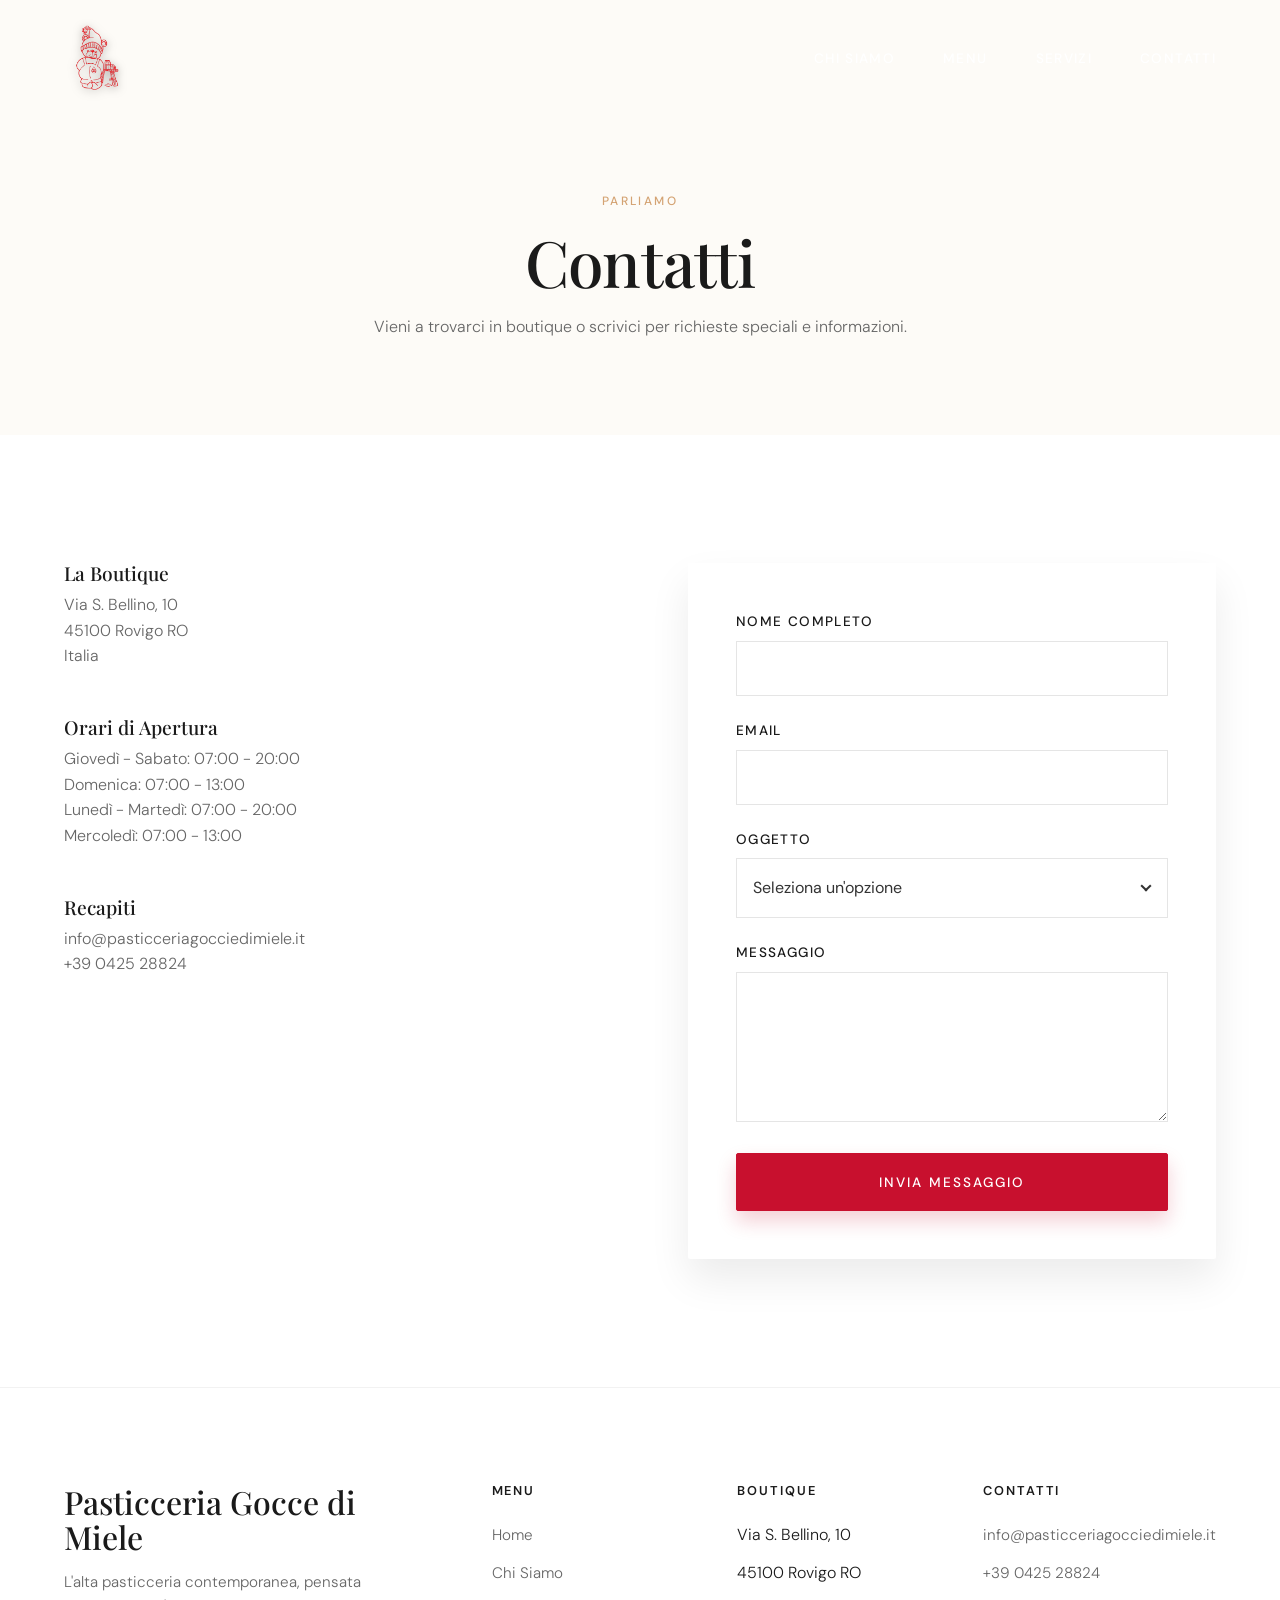
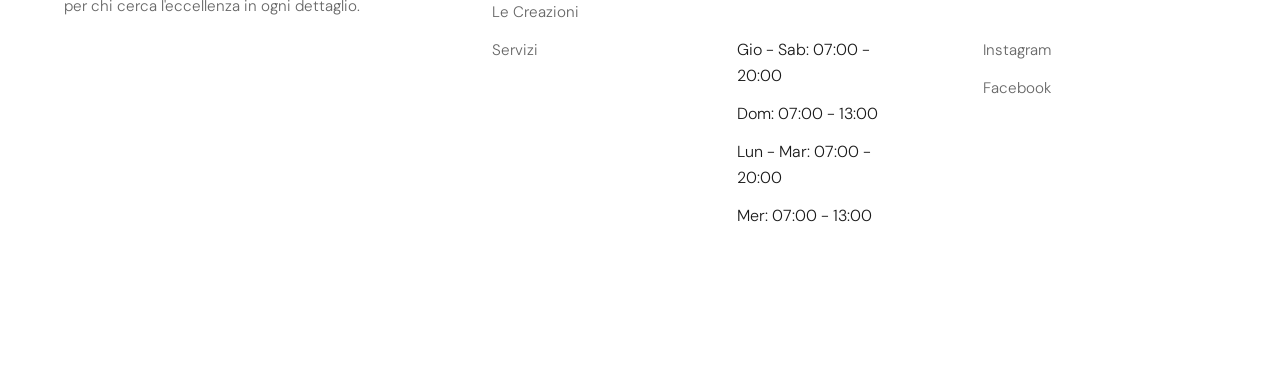
<file: contatti.html>
<!DOCTYPE html>
<html lang="it">
<head>
  <meta charset="UTF-8">
  <meta name="viewport" content="width=device-width, initial-scale=1.0">
  <title>Contatti | Pasticceria Gocce di Miele</title>
  <meta name="description" content="Vieni a trovarci o contattaci per ordini e informazioni.">

  <link rel="preconnect" href="https://fonts.googleapis.com">
  <link rel="preconnect" href="https://fonts.gstatic.com" crossorigin>
  <link href="https://fonts.googleapis.com/css2?family=Playfair+Display:ital,wght@0,400;0,500;0,600;0,700;1,400;1,500;1,600&family=DM+Sans:wght@300;400;500&display=swap" rel="stylesheet">

  <link rel="stylesheet" href="css/style.css">
  <style>
    .page-hero {
      padding-top: 12rem;
      padding-bottom: 6rem;
      background-color: var(--bg-alt);
      text-align: center;
    }
    .page-hero h1 {
      margin-bottom: 1rem;
    }
    .page-hero p {
      max-width: 600px;
      margin: 0 auto;
      color: var(--text-muted);
    }
    .contact-grid {
      display: grid;
      grid-template-columns: 1fr 1fr;
      gap: 6rem;
    }
    .contact-info {
      display: flex;
      flex-direction: column;
      gap: 3rem;
    }
    .info-block h3 {
      font-size: 1.2rem;
      margin-bottom: 0.5rem;
    }
    .info-block p {
      color: var(--text-muted);
    }
    .contact-form {
      background: var(--white);
      padding: 3rem;
      box-shadow: var(--shadow-md);
      border-radius: 2px;
    }
    .form-group {
      margin-bottom: 1.5rem;
    }
    .form-group label {
      display: block;
      font-size: 0.85rem;
      text-transform: uppercase;
      letter-spacing: 0.1em;
      margin-bottom: 0.5rem;
      font-weight: 500;
    }
    .form-control {
      width: 100%;
      padding: 1rem;
      border: 1px solid rgba(0,0,0,0.1);
      background: var(--bg-color);
      font-family: var(--font-body);
      font-size: 1rem;
      transition: border-color 0.3s ease;
    }
    .form-control:focus {
      outline: none;
      border-color: var(--accent);
    }
    /* Custom Select Styles */
    .custom-select-wrapper {
      position: relative;
      user-select: none;
      width: 100%;
    }
    .custom-select {
      position: relative;
      display: flex;
      flex-direction: column;
    }
    .custom-select__trigger {
      position: relative;
      display: flex;
      align-items: center;
      justify-content: space-between;
      padding: 1rem;
      font-size: 1rem;
      font-weight: 400;
      color: var(--text-color, #333);
      background: var(--bg-color, #fff);
      border: 1px solid rgba(0,0,0,0.1);
      cursor: pointer;
      font-family: var(--font-body);
      transition: border-color 0.3s ease;
    }
    .custom-select.open .custom-select__trigger {
      border-color: var(--accent);
    }
    .custom-options {
      position: absolute;
      display: block;
      top: 100%;
      left: 0;
      right: 0;
      border: 1px solid rgba(0,0,0,0.1);
      border-top: 0;
      background: var(--bg-color, #fff);
      transition: all 0.3s;
      opacity: 0;
      visibility: hidden;
      pointer-events: none;
      z-index: 10;
      box-shadow: var(--shadow-md);
      max-height: 250px;
      overflow-y: auto;
    }
    .custom-select.open .custom-options {
      opacity: 1;
      visibility: visible;
      pointer-events: all;
    }
    .custom-option {
      position: relative;
      display: block;
      padding: 1rem;
      font-size: 1rem;
      font-weight: 400;
      color: var(--text-color, #333);
      cursor: pointer;
      transition: all 0.3s;
      font-family: var(--font-body);
    }
    .custom-option:hover {
      cursor: pointer;
      background-color: rgba(0,0,0,0.03);
    }
    .custom-option.selected {
      color: var(--white);
      background-color: var(--accent);
    }
    .arrow {
      position: relative;
      height: 10px;
      width: 10px;
      display: flex;
      align-items: center;
      justify-content: center;
    }
    .arrow::before, .arrow::after {
      content: "";
      position: absolute;
      width: 2px;
      height: 8px;
      background-color: currentColor;
      transition: all 0.3s;
    }
    .arrow::before {
      transform: translate(-2px, 0) rotate(-45deg);
    }
    .arrow::after {
      transform: translate(2px, 0) rotate(45deg);
    }
    .open .arrow::before {
      transform: translate(-2px, 0) rotate(45deg);
    }
    .open .arrow::after {
      transform: translate(2px, 0) rotate(-45deg);
    }

    textarea.form-control {
      resize: vertical;
      min-height: 150px;
    }
    @media (max-width: 768px) {
      .contact-grid {
        grid-template-columns: 1fr;
        gap: 4rem;
      }
      .contact-form {
        padding: 2rem;
      }
    }
  </style>
</head>
<body>

  <!-- HEADER -->
  <header class="header scrolled" id="header">
    <a href="index.html" class="logo">
      <img src="logo/logo_goccie_di_miele-removebg-preview.png" alt="Pasticceria Gocce di Miele">
    </a>
    <nav class="nav-links">
      <a href="chi-siamo.html" class="nav-link">Chi Siamo</a>
      <a href="menu.html" class="nav-link">Menu</a>
      <a href="servizi.html" class="nav-link">Servizi</a>
      <a href="contatti.html" class="nav-link">Contatti</a>
    </nav>
    <button class="menu-btn">Menu</button>
  </header>

  <!-- MOBILE MENU OVERLAY -->
  <div class="mobile-menu">
    <nav class="mobile-nav-links">
      <a href="index.html">Home</a>
      <a href="chi-siamo.html">Chi Siamo</a>
      <a href="menu.html">Menu</a>
      <a href="servizi.html">Servizi</a>
      <a href="contatti.html">Contatti</a>
    </nav>
  </div>

  <main>
    <section class="page-hero">
      <div class="container reveal">
        <span class="eyebrow" style="justify-content: center;">Parliamo</span>
        <h1 class="title-lg">Contatti</h1>
        <p>Vieni a trovarci in boutique o scrivici per richieste speciali e informazioni.</p>
      </div>
    </section>

    <section class="section-pad">
      <div class="container">
        <div class="contact-grid">
          
          <div class="contact-info reveal">
            <div class="info-block">
              <h3>La Boutique</h3>
              <p>Via S. Bellino, 10<br>45100 Rovigo RO<br>Italia</p>
            </div>
            <div class="info-block">
              <h3>Orari di Apertura</h3>
              <p>Giovedì - Sabato: 07:00 - 20:00<br>Domenica: 07:00 - 13:00<br>Lunedì - Martedì: 07:00 - 20:00<br>Mercoledì: 07:00 - 13:00</p>
            </div>
            <div class="info-block">
              <h3>Recapiti</h3>
              <p><a href="mailto:info@pasticceriagocciedimiele.it">info@pasticceriagocciedimiele.it</a><br><a href="tel:+39042528824">+39 0425 28824</a></p>
            </div>
          </div>

          <div class="contact-form reveal delay-1">
            <form action="#" method="POST">
              <div class="form-group">
                <label for="name">Nome Completo</label>
                <input type="text" id="name" name="name" class="form-control" required>
              </div>
              <div class="form-group">
                <label for="email">Email</label>
                <input type="email" id="email" name="email" class="form-control" required>
              </div>
              <div class="form-group">
                <label for="subject">Oggetto</label>
                <div class="custom-select-wrapper">
                  <select id="subject" name="subject" class="form-control" required style="display: none;">
                    <option value="">Seleziona un'opzione</option>
                    <option value="informazioni">Informazioni sui prodotti</option>
                    <option value="catering">Eventi & Catering</option>
                    <option value="wedding">Wedding Cake</option>
                    <option value="altro">Altro</option>
                  </select>
                  <div class="custom-select">
                    <div class="custom-select__trigger">
                      <span>Seleziona un'opzione</span>
                      <div class="arrow"></div>
                    </div>
                    <div class="custom-options">
                      <span class="custom-option selected" data-value="">Seleziona un'opzione</span>
                      <span class="custom-option" data-value="informazioni">Informazioni sui prodotti</span>
                      <span class="custom-option" data-value="catering">Eventi & Catering</span>
                      <span class="custom-option" data-value="wedding">Wedding Cake</span>
                      <span class="custom-option" data-value="altro">Altro</span>
                    </div>
                  </div>
                </div>
              </div>
              <div class="form-group">
                <label for="message">Messaggio</label>
                <textarea id="message" name="message" class="form-control" required></textarea>
              </div>
              <button type="submit" class="btn btn-primary" style="width: 100%;">Invia Messaggio</button>
            </form>
          </div>

        </div>
      </div>
    </section>
  </main>

  <!-- FOOTER -->
  <footer class="footer">
    <div class="container">
      <div class="footer-grid">
        <div class="footer-brand reveal">
          <h2>Pasticceria Gocce di Miele</h2>
          <p>L'alta pasticceria contemporanea, pensata per chi cerca l'eccellenza in ogni dettaglio.</p>
        </div>
        
        <div class="footer-col reveal delay-1">
          <h4>Menu</h4>
          <ul>
            <li><a href="index.html">Home</a></li>
            <li><a href="chi-siamo.html">Chi Siamo</a></li>
            <li><a href="menu.html">Le Creazioni</a></li>
            <li><a href="servizi.html">Servizi</a></li>
          </ul>
        </div>

        <div class="footer-col reveal delay-1">
          <h4>Boutique</h4>
          <ul>
            <li>Via S. Bellino, 10</li>
            <li>45100 Rovigo RO</li>
            <br>
            <li>Gio - Sab: 07:00 - 20:00</li>
            <li>Dom: 07:00 - 13:00</li>
            <li>Lun - Mar: 07:00 - 20:00</li>
            <li>Mer: 07:00 - 13:00</li>
          </ul>
        </div>
        
        <div class="footer-col reveal delay-2">
          <h4>Contatti</h4>
          <ul>
            <li><a href="mailto:info@pasticceriagocciedimiele.it">info@pasticceriagocciedimiele.it</a></li>
            <li><a href="tel:+39042528824">+39 0425 28824</a></li>
            <br>
            <li><a href="#">Instagram</a></li>
            <li><a href="#">Facebook</a></li>
          </ul>
        </div>
      </div>
      
      <div class="footer-bottom reveal delay-2">
        <p>&copy; 2024 Pasticceria Gocce di Miele. Tutti i diritti riservati.</p>
        <div class="footer-social">
          <a href="#">Privacy Policy</a>
          <a href="#">Termini e Condizioni</a>
        </div>
      </div>
    </div>
  </footer>

  <script src="js/main.js"></script>
  <script>
    document.addEventListener('DOMContentLoaded', function() {
      const customSelect = document.querySelector('.custom-select');
      const customSelectTrigger = document.querySelector('.custom-select__trigger');
      const customOptions = document.querySelectorAll('.custom-option');
      const nativeSelect = document.getElementById('subject');

      if(customSelectTrigger) {
        customSelectTrigger.addEventListener('click', function() {
          customSelect.classList.toggle('open');
        });
      }

      customOptions.forEach(option => {
        option.addEventListener('click', function() {
          if (!this.classList.contains('selected')) {
            const selectedOption = this.parentNode.querySelector('.custom-option.selected');
            if(selectedOption) {
              selectedOption.classList.remove('selected');
            }
            this.classList.add('selected');
            customSelectTrigger.querySelector('span').textContent = this.textContent;
            nativeSelect.value = this.getAttribute('data-value');
            
            // Trigger change event for any listeners
            const event = new Event('change');
            nativeSelect.dispatchEvent(event);
          }
          customSelect.classList.remove('open');
        });
      });

      // Close when clicking outside
      window.addEventListener('click', function(e) {
        if (customSelect && !customSelect.contains(e.target)) {
          customSelect.classList.remove('open');
        }
      });
    });
  </script>
</body>
</html>
</file>
<file: css/style.css>
/* ==========================================
   TOKENS & RESET
========================================== */
:root {
  --bg-color: #FFFFFF;
  --bg-alt: #FDFBF7; /* Crema chiarissimo */
  --text-main: #1A1A1A;
  --text-muted: #666666;
  --accent: #C8102E; /* Rosso Logo */
  --accent-hover: #9E0C24;
  --cookie: #D4A373; /* Colore Biscotto */
  --dark: #1A1A1A;
  --white: #FFFFFF;
  
  --font-heading: 'Playfair Display', serif;
  --font-body: 'DM Sans', sans-serif;
  
  --ease: cubic-bezier(0.25, 1, 0.5, 1);
  --ease-out: cubic-bezier(0.16, 1, 0.3, 1);
  
  --shadow-sm: 0 10px 30px rgba(0, 0, 0, 0.04);
  --shadow-md: 0 20px 40px rgba(0, 0, 0, 0.08);
  --shadow-lg: 0 30px 60px rgba(0, 0, 0, 0.12);
}

*, *::before, *::after {
  margin: 0;
  padding: 0;
  box-sizing: border-box;
}

html {
  font-size: 16px;
  scroll-behavior: smooth;
}

body {
  background-color: var(--bg-color);
  color: var(--text-main);
  font-family: var(--font-body);
  font-weight: 300;
  line-height: 1.6;
  overflow-x: hidden;
  -webkit-font-smoothing: antialiased;
  -moz-osx-font-smoothing: grayscale;
}

body.menu-open {
  overflow: hidden;
}

img {
  max-width: 100%;
  display: block;
  height: auto;
}

a {
  text-decoration: none;
  color: inherit;
  transition: color 0.3s ease;
}

ul {
  list-style: none;
}

/* ==========================================
   TYPOGRAPHY
========================================== */
h1, h2, h3, h4 {
  font-family: var(--font-heading);
  font-weight: 500;
  line-height: 1.1;
  color: var(--text-main);
}

.title-xl {
  font-size: clamp(3.5rem, 8vw, 6rem);
  letter-spacing: -0.01em;
}

.title-lg {
  font-size: clamp(2.5rem, 5vw, 4rem);
  letter-spacing: -0.01em;
}

.title-md {
  font-size: clamp(1.5rem, 3vw, 2.5rem);
}

.eyebrow {
  font-family: var(--font-body);
  font-size: 0.75rem;
  text-transform: uppercase;
  letter-spacing: 0.2em;
  font-weight: 500;
  color: var(--cookie); /* Colore biscotto per i piccoli titoli */
  display: block;
  margin-bottom: 1rem;
}

/* ==========================================
   UTILITIES & COMPONENTS
========================================== */
.container {
  width: 100%;
  max-width: 1400px;
  margin: 0 auto;
  padding: 0 5vw;
}

.section-pad {
  padding: 8rem 0;
}

.text-center {
  text-align: center;
}

/* Buttons */
.btn {
  display: inline-flex;
  align-items: center;
  justify-content: center;
  padding: 1.2rem 2.5rem;
  font-family: var(--font-body);
  font-size: 0.85rem;
  text-transform: uppercase;
  letter-spacing: 0.15em;
  font-weight: 500;
  cursor: pointer;
  transition: all 0.4s var(--ease);
  border-radius: 2px;
}

.btn-primary {
  background-color: var(--accent);
  color: var(--white);
  border: 1px solid var(--accent);
  box-shadow: 0 10px 20px rgba(200, 16, 46, 0.2);
}

.btn-primary:hover {
  background-color: var(--accent-hover);
  border-color: var(--accent-hover);
  transform: translateY(-3px);
  box-shadow: 0 15px 25px rgba(200, 16, 46, 0.3);
  color: var(--white);
}

.btn-outline {
  background-color: transparent;
  color: var(--text-main);
  border: 1px solid var(--text-main);
}

.btn-outline:hover {
  background-color: var(--text-main);
  color: var(--white);
}

.btn-link {
  font-family: var(--font-body);
  font-size: 0.85rem;
  text-transform: uppercase;
  letter-spacing: 0.1em;
  font-weight: 500;
  color: var(--cookie);
  position: relative;
  display: inline-block;
  padding-bottom: 4px;
}

.btn-link::after {
  content: '';
  position: absolute;
  bottom: 0;
  left: 0;
  width: 100%;
  height: 1px;
  background-color: var(--cookie);
  transform: scaleX(0);
  transform-origin: right;
  transition: transform 0.4s var(--ease);
}

.btn-link:hover::after {
  transform: scaleX(1);
  transform-origin: left;
}

/* Reveal Animations */
.reveal {
  opacity: 0;
  transform: translateY(30px);
  transition: opacity 1s var(--ease-out), transform 1s var(--ease-out);
}
.reveal.active {
  opacity: 1;
  transform: translateY(0);
}
.delay-1 { transition-delay: 0.15s; }
.delay-2 { transition-delay: 0.3s; }

/* ==========================================
   1. HEADER & MOBILE MENU
========================================== */
.header {
  position: fixed;
  top: 0; left: 0; width: 100%;
  padding: 1.5rem 5vw;
  display: flex;
  justify-content: space-between;
  align-items: center;
  z-index: 1000;
  transition: all 0.4s var(--ease);
  color: var(--white);
}

.header.scrolled {
  padding: 1rem 5vw;
  background: rgba(255, 255, 255, 0.95);
  backdrop-filter: blur(10px);
  color: var(--text-main);
  box-shadow: var(--shadow-sm);
}

/* When mobile menu is open, header should be transparent or adapt */
.header.menu-open {
  color: var(--white);
  background: transparent;
  box-shadow: none;
}

.logo {
  z-index: 1001;
  display: flex;
  align-items: center;
}

.logo img {
  height: 70px;
  width: auto;
  transition: all 0.4s var(--ease);
  /* Add a subtle drop shadow to the logo when on transparent header to improve visibility */
  filter: drop-shadow(0px 2px 4px rgba(0,0,0,0.5));
}

.header.scrolled .logo img {
  height: 55px;
  filter: none;
}

.nav-links {
  display: flex;
  gap: 3rem;
  align-items: center;
}

.nav-link {
  font-size: 0.85rem;
  text-transform: uppercase;
  letter-spacing: 0.1em;
  font-weight: 500;
  position: relative;
}

.nav-link::after {
  content: '';
  position: absolute;
  bottom: -4px; left: 0; width: 100%; height: 1px;
  background: currentColor;
  transform: scaleX(0);
  transform-origin: right;
  transition: transform 0.4s var(--ease);
}

.nav-link:hover::after {
  transform: scaleX(1);
  transform-origin: left;
}

.menu-btn {
  display: none;
  background: none;
  border: none;
  color: inherit;
  font-size: 0.85rem;
  text-transform: uppercase;
  letter-spacing: 0.1em;
  cursor: pointer;
  z-index: 1001;
}

/* Mobile Menu Overlay */
.mobile-menu {
  position: fixed;
  top: 0;
  left: 0;
  width: 100%;
  height: 100vh;
  background-color: var(--dark);
  color: var(--white);
  z-index: 999;
  display: flex;
  flex-direction: column;
  justify-content: center;
  align-items: center;
  opacity: 0;
  pointer-events: none;
  transition: opacity 0.4s var(--ease);
}

.mobile-menu.active {
  opacity: 1;
  pointer-events: auto;
}

.mobile-nav-links {
  display: flex;
  flex-direction: column;
  gap: 1.5rem;
  text-align: center;
}

.mobile-nav-links a {
  font-family: var(--font-heading);
  font-size: 1.8rem;
  color: var(--white);
  transition: color 0.3s ease;
  opacity: 0;
  transform: translateY(20px);
  transition: opacity 0.4s ease, transform 0.4s ease, color 0.3s ease;
}

.mobile-menu.active .mobile-nav-links a {
  opacity: 1;
  transform: translateY(0);
}

.mobile-menu.active .mobile-nav-links a:nth-child(1) { transition-delay: 0.1s; }
.mobile-menu.active .mobile-nav-links a:nth-child(2) { transition-delay: 0.2s; }
.mobile-menu.active .mobile-nav-links a:nth-child(3) { transition-delay: 0.3s; }
.mobile-menu.active .mobile-nav-links a:nth-child(4) { transition-delay: 0.4s; }
.mobile-menu.active .mobile-nav-links a:nth-child(5) { transition-delay: 0.5s; }

.mobile-nav-links a:hover {
  color: var(--accent);
}

/* ==========================================
   2. HERO SECTION (WOW EFFECT)
========================================== */
.hero {
  position: relative;
  height: 100vh;
  min-height: 800px;
  display: flex;
  align-items: center;
  padding-top: 5rem;
}

.hero-bg {
  position: absolute;
  top: 0; left: 0; width: 100%; height: 100%;
  z-index: -1;
  overflow: hidden;
}

.hero-bg::after {
  content: '';
  position: absolute;
  top: 0; left: 0; width: 100%; height: 100%;
  /* Gradiente molto più scuro a sinistra per far risaltare il testo bianco */
  background: linear-gradient(to right, rgba(0,0,0,0.85) 0%, rgba(0,0,0,0.5) 50%, rgba(0,0,0,0.2) 100%);
}

.hero-bg img {
  width: 100%;
  height: 100%;
  object-fit: cover;
  animation: zoomOut 20s ease-out forwards;
}

@keyframes zoomOut {
  from { transform: scale(1.1); }
  to { transform: scale(1); }
}

.hero-content {
  color: var(--white);
  max-width: 800px;
}

.hero-content h1 {
  color: var(--white);
  margin-bottom: 1.5rem;
  text-shadow: 0 4px 20px rgba(0,0,0,0.3);
}

.hero-content h1 i {
  color: var(--accent);
  font-weight: 400;
}

.hero-desc {
  font-size: 1.2rem;
  font-weight: 300;
  margin-bottom: 3rem;
  max-width: 500px;
  opacity: 0.9;
  line-height: 1.8;
}

/* Floating Card overlapping the hero */
.hero-floating-card {
  position: absolute;
  bottom: -4rem;
  right: 10vw;
  background: var(--white);
  padding: 3rem;
  max-width: 400px;
  box-shadow: var(--shadow-lg);
  z-index: 10;
  border-radius: 2px;
  color: var(--text-main);
  animation: slideUpCard 1s 0.5s var(--ease-out) forwards;
  opacity: 0;
  transform: translateY(50px);
}

@keyframes slideUpCard {
  to { opacity: 1; transform: translateY(0); }
}

.hero-floating-card h3 {
  font-size: 1.5rem;
  margin-bottom: 1rem;
}

.hero-floating-card p {
  color: var(--text-muted);
  font-size: 0.95rem;
  margin-bottom: 1.5rem;
}

/* ==========================================
   3. ABOUT TEASER (DYNAMIC LAYOUT)
========================================== */
.about-teaser {
  background-color: var(--bg-color);
  padding-top: 12rem; /* Extra padding for floating card */
  padding-bottom: 8rem;
}

.about-grid {
  display: grid;
  grid-template-columns: 1fr 1fr;
  gap: 6rem;
  align-items: center;
}

.about-images {
  position: relative;
}

.img-main {
  width: 80%;
  border-radius: 2px;
  box-shadow: var(--shadow-md);
}

.img-float {
  position: absolute;
  bottom: -10%;
  right: 0;
  width: 50%;
  border-radius: 2px;
  box-shadow: var(--shadow-lg);
  border: 10px solid var(--bg-color);
}

.about-text h2 {
  margin-bottom: 1.5rem;
}

.about-text p {
  color: var(--text-muted);
  margin-bottom: 2.5rem;
  font-size: 1.05rem;
}

    /* ==========================================
       4. MENU TEASER E PAGINA MENU (SLIDER PRODOTTI)
    ========================================== */
    .menu-teaser {
      background-color: var(--bg-alt);
      border-top: 1px solid rgba(212, 163, 115, 0.2);
      overflow: hidden;
    }

    .menu-category {
      padding: 4rem 0;
      border-bottom: 1px solid rgba(0,0,0,0.05);
    }
    .menu-category:last-child {
      border-bottom: none;
    }

    .section-header {
      margin-bottom: 3rem;
      display: flex;
      justify-content: space-between;
      align-items: flex-end;
    }

    /* Slider Container (Condiviso per Categorie e Prodotti) */
    .categories-slider, .product-slider {
      display: flex;
      gap: 2rem;
      overflow-x: auto;
      padding-bottom: 2rem;
      /* Mostra la scrollbar su desktop per permettere lo scorrimento col mouse */
      scrollbar-width: thin;
      scrollbar-color: var(--accent) rgba(0,0,0,0.05);
      scroll-snap-type: x mandatory;
      /* Permette lo scorrimento fluido */
      -webkit-overflow-scrolling: touch;
    }
    
    /* Stile scrollbar per Chrome/Safari/Edge */
    .categories-slider::-webkit-scrollbar, .product-slider::-webkit-scrollbar {
      height: 6px;
    }
    .categories-slider::-webkit-scrollbar-track, .product-slider::-webkit-scrollbar-track {
      background: rgba(0,0,0,0.05);
      border-radius: 10px;
    }
    .categories-slider::-webkit-scrollbar-thumb, .product-slider::-webkit-scrollbar-thumb {
      background: var(--cookie);
      border-radius: 10px;
    }
    .categories-slider::-webkit-scrollbar-thumb:hover, .product-slider::-webkit-scrollbar-thumb:hover {
      background: var(--accent);
    }

    /* Card Prodotto (Pagina Menu) */
    .product-card {
      min-width: 280px;
      max-width: 320px;
      flex: 0 0 auto;
      scroll-snap-align: start;
      background: var(--white);
      border-radius: 2px;
      box-shadow: var(--shadow-sm);
      transition: transform 0.4s var(--ease);
      cursor: pointer;
    }

    .product-card:hover {
      transform: translateY(-10px);
      box-shadow: var(--shadow-md);
    }

    .product-card .card-img {
      position: relative;
      /* Ridotto l'aspect ratio per rendere l'immagine meno alta */
      aspect-ratio: 1/1;
      overflow: hidden;
    }

    .product-card .card-img img {
      width: 100%;
      height: 100%;
      object-fit: cover;
      transition: transform 0.8s var(--ease-out);
    }

    .product-card:hover .card-img img {
      transform: scale(1.08);
    }

    .product-card .card-body {
      padding: 2rem 1.5rem;
      text-align: center;
    }

    .product-card .card-body h3 {
      font-size: 1.3rem;
      margin-bottom: 0.5rem;
    }

    .product-card .card-body p {
      color: var(--text-muted);
      font-size: 0.9rem;
      margin-bottom: 1rem;
    }

    .product-card .price {
      font-family: var(--font-heading);
      font-size: 1.2rem;
      color: var(--accent);
      font-weight: 500;
    }

    /* Card Categoria (Homepage) */
    .category-card {
      min-width: 280px;
      max-width: 320px;
      flex: 0 0 auto;
      scroll-snap-align: start;
      position: relative;
      border-radius: 2px;
      overflow: hidden;
      /* Ridotto l'aspect ratio per rendere l'immagine meno alta */
      aspect-ratio: 4/5;
      group: hover;
      cursor: pointer;
    }

    .category-img {
      position: absolute;
      top: 0; left: 0; width: 100%; height: 100%;
      z-index: 1;
    }

    .category-img img {
      width: 100%; height: 100%;
      object-fit: cover;
      transition: transform 0.8s var(--ease-out);
    }

    .category-card::after {
      content: '';
      position: absolute;
      top: 0; left: 0; width: 100%; height: 100%;
      /* Gradiente più scuro e alto per garantire la massima leggibilità */
      background: linear-gradient(to top, rgba(0,0,0,0.95) 0%, rgba(0,0,0,0.6) 50%, rgba(0,0,0,0.1) 100%);
      z-index: 2;
      transition: background 0.4s ease;
    }

    .category-card:hover .category-img img {
      transform: scale(1.08);
    }

    .category-card:hover::after {
      /* Rosso più profondo e coprente in hover */
      background: linear-gradient(to top, rgba(160,12,36,0.95) 0%, rgba(0,0,0,0.5) 60%, rgba(0,0,0,0.1) 100%);
    }

    .category-content {
      position: absolute;
      bottom: 0; left: 0; width: 100%;
      padding: 2rem 1.5rem;
      z-index: 3;
      color: var(--white);
      display: flex;
      flex-direction: column;
      align-items: flex-start;
      text-shadow: 0 2px 10px rgba(0,0,0,0.5); /* Ombra sul testo per ulteriore contrasto */
    }

    .category-content h3 {
      font-size: 1.5rem;
      color: var(--white);
      margin-bottom: 0.5rem;
      transform: translateY(10px);
      transition: transform 0.4s var(--ease-out);
    }

    .category-content p {
      font-size: 0.85rem;
      opacity: 0.9;
      margin-bottom: 1rem;
      transform: translateY(10px);
      transition: transform 0.4s var(--ease-out);
    }

    .category-link {
      font-family: var(--font-body);
      font-size: 0.75rem;
      text-transform: uppercase;
      letter-spacing: 0.15em;
      font-weight: 500;
      display: flex;
      align-items: center;
      gap: 0.5rem;
      opacity: 0;
      transform: translateY(20px);
      transition: all 0.4s var(--ease-out);
    }

    .category-card:hover .category-content h3,
    .category-card:hover .category-content p,
    .category-card:hover .category-link {
      transform: translateY(0);
      opacity: 1;
    }

/* ==========================================
   5. MARQUEE
========================================== */
.marquee-section {
  padding: 3rem 0;
  background: var(--dark);
  color: var(--white);
  overflow: hidden;
}

.marquee {
  display: flex;
  white-space: nowrap;
}

.marquee-content {
  display: flex;
  animation: scroll 25s linear infinite;
}

.marquee-text {
  font-family: var(--font-heading);
  font-size: 2.5rem;
  text-transform: uppercase;
  padding: 0 2rem;
  display: flex;
  align-items: center;
}

.marquee-text span {
  color: var(--cookie);
  font-style: italic;
  text-transform: lowercase;
  margin: 0 1rem;
}

@keyframes scroll {
  0% { transform: translateX(0); }
  100% { transform: translateX(-100%); }
}

/* ==========================================
   6. SERVICES TEASER (DARK SECTION)
========================================== */
.services-teaser {
  background-color: var(--dark);
  color: var(--white);
  position: relative;
}

.services-teaser h2 {
  color: var(--white);
}

.services-grid {
  display: grid;
  grid-template-columns: 1fr 1fr;
  gap: 4rem;
  align-items: center;
}

.services-list {
  display: flex;
  flex-direction: column;
  gap: 2rem;
}

.service-item {
  border-bottom: 1px solid rgba(255,255,255,0.1);
  padding-bottom: 2rem;
  transition: all 0.3s ease;
}

.service-item:hover {
  border-color: var(--accent);
}

.service-item h3 {
  color: var(--white);
  font-size: 1.8rem;
  margin-bottom: 0.5rem;
  display: flex;
  justify-content: space-between;
  align-items: center;
}

.service-item h3 span {
  color: var(--cookie);
  font-family: var(--font-body);
  font-size: 1rem;
  font-weight: 400;
}

.service-item p {
  color: rgba(255,255,255,0.6);
  max-width: 90%;
}

.services-img {
  position: relative;
  height: 100%;
  min-height: 600px;
}

.services-img img {
  position: absolute;
  top: 0; left: 0; width: 100%; height: 100%;
  object-fit: cover;
  border-radius: 2px;
}

/* ==========================================
   7. FOOTER
========================================== */
.footer {
  background: var(--bg-color);
  padding: 6rem 0 2rem;
  border-top: 1px solid rgba(0,0,0,0.05);
}

.footer-grid {
  display: grid;
  grid-template-columns: 2fr 1fr 1fr 1fr;
  gap: 4rem;
  margin-bottom: 4rem;
}

.footer-brand h2 {
  font-size: 2rem;
  margin-bottom: 1rem;
}

.footer-brand p {
  color: var(--text-muted);
  max-width: 300px;
  font-size: 0.95rem;
}

.footer-col h4 {
  font-family: var(--font-body);
  font-size: 0.8rem;
  text-transform: uppercase;
  letter-spacing: 0.15em;
  margin-bottom: 1.5rem;
  color: var(--text-main);
  font-weight: 600;
}

.footer-col ul {
  display: flex;
  flex-direction: column;
  gap: 0.8rem;
}

.footer-col a {
  color: var(--text-muted);
  font-size: 0.95rem;
}

.footer-col a:hover {
  color: var(--accent);
}

.footer-bottom {
  display: flex;
  justify-content: space-between;
  align-items: center;
  padding-top: 2rem;
  border-top: 1px solid rgba(0,0,0,0.05);
  font-size: 0.85rem;
  color: var(--text-muted);
}

.footer-social {
  display: flex;
  gap: 1.5rem;
}

    /* ==========================================
       RESPONSIVE
    ========================================== */
    @media (max-width: 1024px) {
      .about-grid, .services-grid {
        grid-template-columns: 1fr;
        gap: 4rem;
      }
      .img-float {
        width: 60%;
      }
      .footer-grid {
        grid-template-columns: 1fr 1fr;
      }
      .hero-floating-card {
        right: 5vw;
        bottom: -2rem;
      }
    }

    @media (max-width: 768px) {
      .nav-links {
        display: none;
      }
      .menu-btn {
        display: block;
      }
      .section-header {
        flex-direction: column;
        align-items: flex-start;
        gap: 1rem;
      }
      .category-card {
        min-width: 280px;
      }
      .footer-grid {
        grid-template-columns: 1fr;
      }
      .footer-bottom {
        flex-direction: column;
        gap: 1rem;
        text-align: center;
      }
      .hero-floating-card {
        display: none; /* Hide on mobile to keep hero clean */
      }
      .services-img {
        min-height: 400px;
      }
    }
</file>
